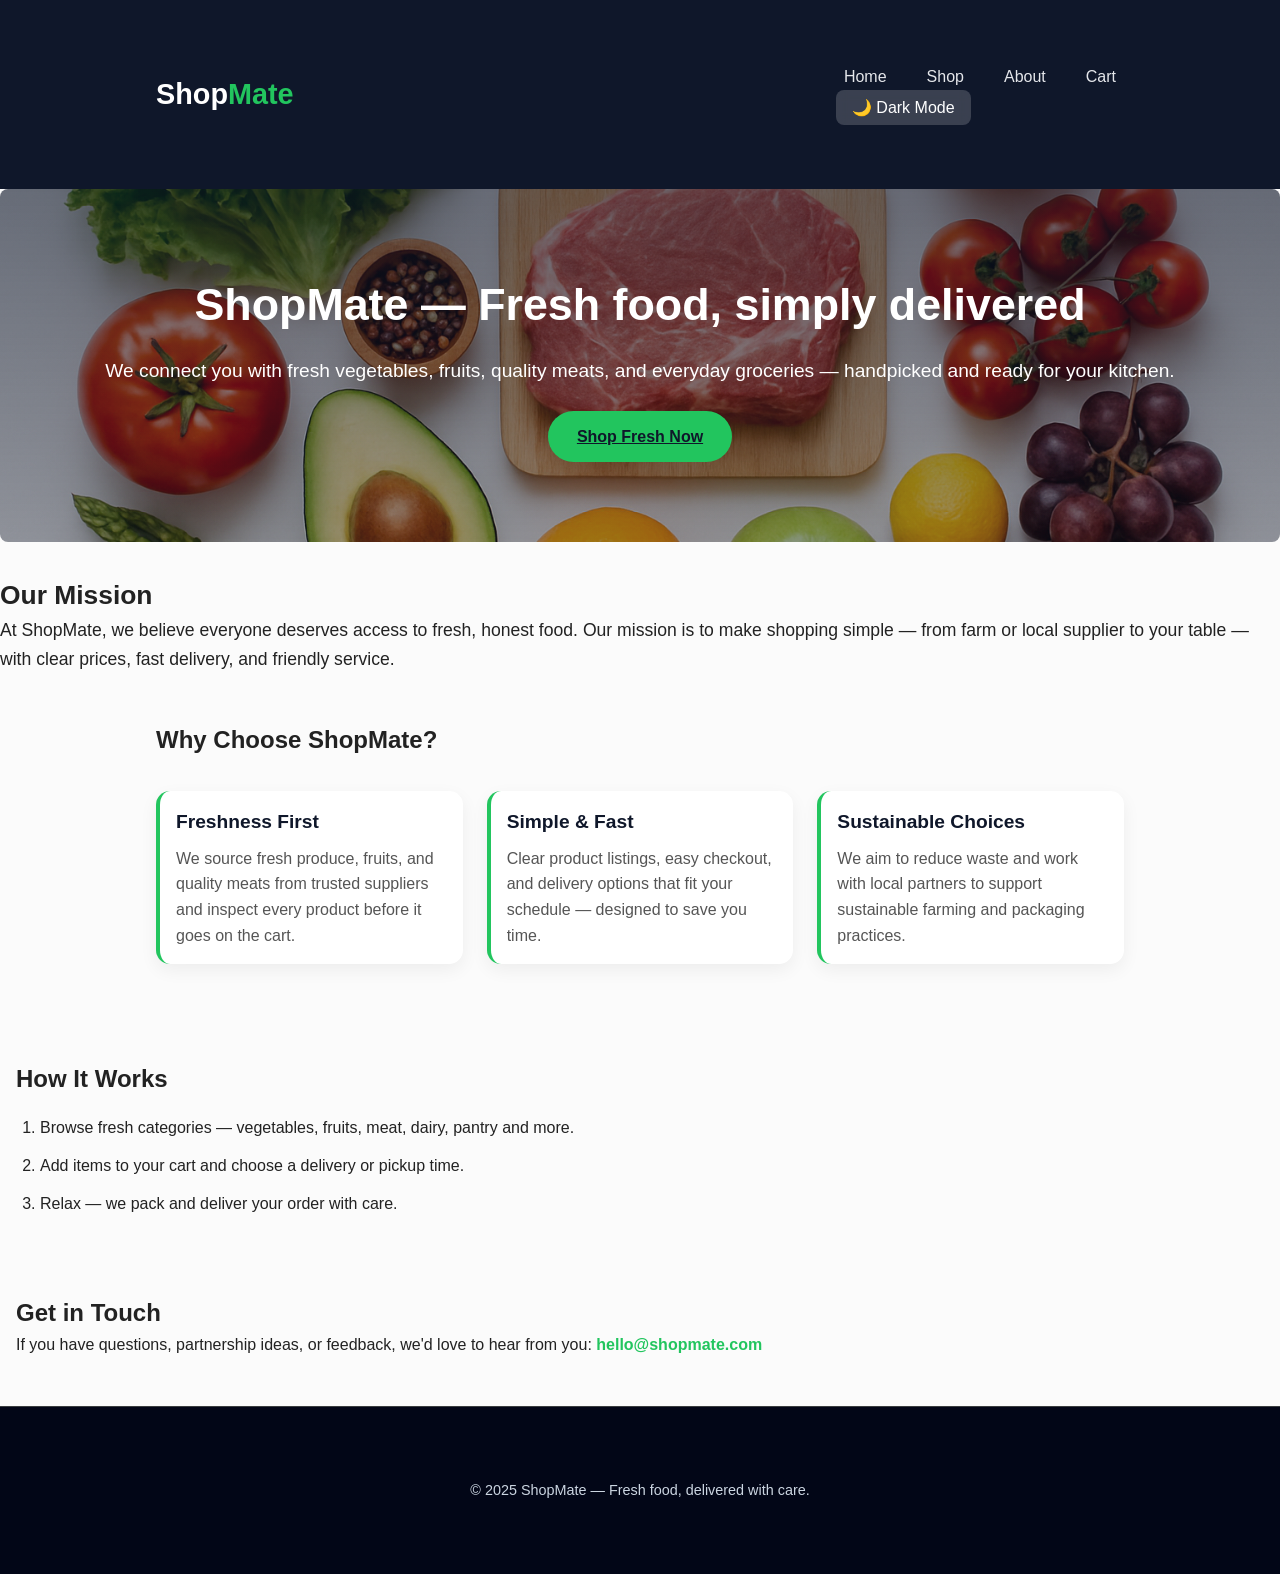
<file: about.html>
<!DOCTYPE html>
<html lang="en">
<head>
  <meta charset="utf-8" />
  <meta name="viewport" content="width=device-width,initial-scale=1" />
  <title>About — ShopMate</title>
  <link rel="stylesheet" href="about.css" />
</head>

<body>
  <!-- HEADER -->
  <header>
    <div class="container">
      <h1>Shop<span>Mate</span></h1>
      <nav>
        <div class="nav-links" id="nav-links">
        <ul>
          <li><a href="index.html">Home</a></li>
          <li><a href="shop.html">Shop</a></li>
          <li><a href="about.html">About</a></li>
          <li><a href="cart.html">Cart</a></li>
        </ul>
        </div>
        <button id="theme-toggle">🌙 Dark Mode</button>
          <button class="hamburger" id="hamburger">&#9776;</button> <!-- hamburger -->

      </nav>
    </div>
  </header>

  <!-- HERO -->
  <section class="hero" aria-label="About ShopMate">
    <h1>ShopMate — Fresh food, simply delivered</h1>
    <p class="lead">We connect you with fresh vegetables, fruits, quality meats, and everyday groceries — handpicked and ready for your kitchen.</p>
    <a class="cta btn" href="shop.html">Shop Fresh Now</a>
  </section>

  <!-- MISSION -->
  <section class="mission" aria-label="Our mission" class="container">
    <h2>Our Mission</h2>
    <p>At ShopMate, we believe everyone deserves access to fresh, honest food. Our mission is to make shopping simple — from farm or local supplier to your table — with clear prices, fast delivery, and friendly service.</p>
  </section>

  <!-- WHY CHOOSE US -->
  <section class="why-us container" aria-label="Why choose us">
    <h2>Why Choose <span>ShopMate?</span></h2>
    <div class="values">
      <div class="card">
        <h3>Freshness First</h3>
        <p>We source fresh produce, fruits, and quality meats from trusted suppliers and inspect every product before it goes on the cart.</p>
      </div>

      <div class="card">
        <h3>Simple & Fast</h3>
        <p>Clear product listings, easy checkout, and delivery options that fit your schedule — designed to save you time.</p>
      </div>

      <div class="card">
        <h3>Sustainable Choices</h3>
        <p>We aim to reduce waste and work with local partners to support sustainable farming and packaging practices.</p>
      </div>
    </div>
  </section>

  <!-- HOW IT WORKS -->
  <section class="how-it-works container" aria-label="How it works">
    <h2>How It Works</h2>
    <ol>
      <li>Browse fresh categories — vegetables, fruits, meat, dairy, pantry and more.</li>
      <li>Add items to your cart and choose a delivery or pickup time.</li>
      <li>Relax — we pack and deliver your order with care.</li>
    </ol>
  </section>

  <!-- CONTACT -->
  <section class="contact container" aria-label="Get in touch">
    <h2>Get in Touch</h2>
    <p>If you have questions, partnership ideas, or feedback, we'd love to hear from you:  
    <a href="mailto:hello@shopmate.com">hello@shopmate.com</a></p>
  </section>

  <!-- FOOTER -->
  <footer>
    <div class="container">
      <p>&copy; 2025 ShopMate — Fresh food, delivered with care.</p>
    </div>
  </footer>

  <script src="script.js"></script>
</body>
</html>
</file>
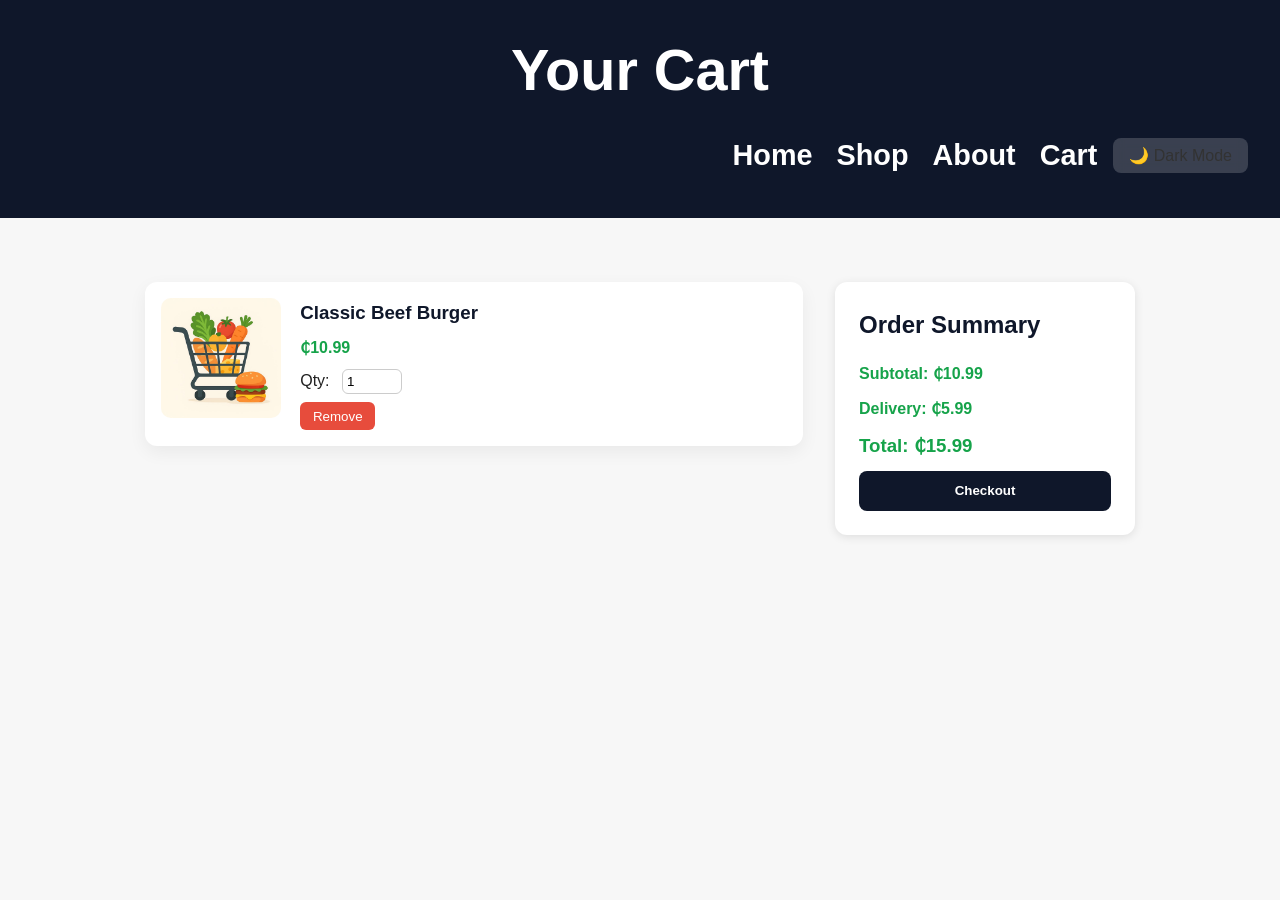
<file: cart.html>
<!DOCTYPE html>
<html lang="en">
<head>
  <meta charset="UTF-8">
  <title>Your Cart - FoodMate</title>
  <link rel="stylesheet" href="cart.css">
</head>

<body>
<header>
  <div class="container">
    <h1>Your Cart</h1>
    <nav>
      <div class="nav-links" id="nav-links">
        <ul>
          <li><a href="index.html">Home</a></li>
          <li><a href="shop.html">Shop</a></li>
          <li><a href="about.html">About</a></li>
          <li><a href="cart.html">Cart</a></li>
        </ul>
      </div>
      <button id="theme-toggle">🌙 Dark Mode</button>
      <button class="hamburger" id="hamburger">&#9776;</button>
    </nav>
  </div>
</header>


  <section class="cart-container">

    
<section class="cart-container">
  <div class="cart-items">
    <div class="cart-item">
      <img src="images/cart-image.png" alt="Burger">
      <div class="info">
        <h3>Classic Beef Burger</h3>
        <p>₵10.99</p>
        <label>Qty:
          <input type="number" value="1" min="1">
        </label>
        <button class="remove">Remove</button>
      </div>
    </div>
    <!-- Add more cart items here -->
  </div>

  <aside class="cart-summary">
    <h2>Order Summary</h2>
    <p>Subtotal: ₵10.99</p>
    <p>Delivery: ₵5.99</p>
    <h3>Total: ₵15.99</h3>
    <button class="checkout-btn">Checkout</button>
  </aside>
</section>


<script src="script.js"></script>

</body>
</html>
</file>
<file: about.css>
/* ================= RESET ================= */
* {
    margin: 0;
    padding: 0;
    box-sizing: border-box;
}

/* ================= BASE ================= */
body {
    font-family: "Segoe UI", Roboto, Arial, sans-serif;
    line-height: 1.6;
    color: #222;
    background: #fbfbfb;
    transition: background 0.3s ease, color 0.3s ease;
}

.container {
    max-width: 1000px;
    margin: 2rem auto;
    padding: 1rem;
}

/* ================= HEADER ================= */
header {
    background: #0f172a;
    padding: 1rem 0;
}

header .container {
    display: flex;
    justify-content: space-between;
    align-items: center;
}

header h1 {
    font-size: 1.8rem;
    color: #fff;
    font-weight: 700;
}

header h1 span {
    color: #22c55e;
}

nav ul {
    list-style: none;
    display: flex;
    gap: 1.5rem;
}

nav a {
    text-decoration: none;
    color: #e5e7eb;
    font-weight: 500;
    transition: color 0.2s ease, transform 0.2s ease;
    padding: 0.3rem 0.5rem;
    border-radius: 6px;
}

nav a:hover {
    color: #22c55e;
    background: rgba(255,255,255,0.08);
}

/* ================= HERO ================= */
.hero {
    background: linear-gradient(rgba(15,23,42,0.6), rgba(15,23,42,0.4)), url("images/Hero.food.jpg copy.png") center/cover no-repeat;
    color: #fff;
    padding: 5rem 1rem;
    border-radius: 8px;
    text-align: center;
}

.hero h1 {
    font-size: 2.8rem;
    margin-bottom: 1rem;
}

.hero .lead {
    font-size: 1.2rem;
    margin-bottom: 1.5rem;
    opacity: 0.95;
}

.hero .cta {
    display: inline-block;
    padding: 0.8rem 1.8rem;
    background: #22c55e;
    color: #0f172a;
    border-radius: 999px;
    font-weight: 600;
    transition: background 0.3s ease, transform 0.2s ease;
}

.hero .cta:hover {
    background: #16a34a;
    transform: scale(1.05);
}

/* ================= MISSION ================= */
.mission {
    margin: 2rem 0;
    font-size: 1.1rem;
}

/* ================= VALUES ================= */
.values {
    display: grid;
    grid-template-columns: repeat(auto-fit, minmax(220px, 1fr));
    gap: 1.5rem;
    margin: 2rem 0;
}

.card {
    background: #fff;
    padding: 1rem;
    border-radius: 14px;
    box-shadow: 0 6px 18px rgba(0,0,0,0.06);
    border-left: 4px solid #22c55e;
    transition: transform 0.3s ease, box-shadow 0.3s ease;
}

.card:hover {
    transform: translateY(-5px);
    box-shadow: 0 10px 24px rgba(0,0,0,0.12);
}

.card h3 {
    font-size: 1.2rem;
    margin-bottom: 0.5rem;
    color: #0f172a;
}

.card p {
    font-size: 1rem;
    color: #555;
}

/* ================= HOW IT WORKS ================= */
.how-it-works {
    margin: 2rem 0;
}

.how-it-works ol {
    padding-left: 1.5rem;
    margin-top: 1rem;
}

.how-it-works li {
    margin-bottom: 0.8rem;
}

/* ================= CONTACT ================= */
.contact {
    margin: 2rem 0;
    font-size: 1rem;
}

.contact a {
    color: #22c55e;
    text-decoration: none;
    font-weight: 600;
}

.contact a:hover {
    text-decoration: underline;
}

/* ================= FOOTER ================= */
footer {
    width: 100%;
    background-color: #020617;
    padding: 1.5rem 0;
    margin-top: 2rem;
    text-align: center;
    color: #cbd5e1;
    font-size: 0.9rem;
    border-top: 1px solid #3a3d3f;
}

/* ================= THEME TOGGLE ================= */
#theme-toggle {
    padding: 0.5rem 1rem;
    border: none;
    background: rgba(255,255,255,0.18);
    backdrop-filter: blur(6px);
    border-radius: 8px;
    cursor: pointer;
    font-size: 1rem;
    color: #fff;
    transition: 0.3s ease;
}

#theme-toggle:hover {
    background: rgba(255,255,255,0.28);
    transform: scale(1.05);
}

/* ================= DARK MODE ================= */
body.dark-mode {
    background: #1d1f21;
    color: #e5e5e5;
}

body.dark-mode header {
    background: #242628;
    border-bottom: 1px solid #3a3d3f;
}

body.dark-mode header h1 span {
    color: #8ecf8b;
}

body.dark-mode nav a {
    color: #d6d6d6;
}

body.dark-mode nav a:hover {
    background-color: rgba(255,255,255,0.08);
}

body.dark-mode .hero {
    background-color: #2a2c2e;
    color: #f2f2f2;
}

body.dark-mode .card {
    background: #2b2d2f;
    box-shadow: 0 2px 10px rgba(0,0,0,0.4);
}

body.dark-mode .card h3 {
    color: #fafafa;
}

body.dark-mode .contact a {
    color: #8ecf8b;
}

body.dark-mode footer {
    background: #242628;
    color: #e5e5e5;
}

/* ================= RESPONSIVE ================= */
@media (max-width: 600px) {
    .hero {
        padding: 3rem 1rem;
    }

    .hero h1 {
        font-size: 1.8rem;
    }

    .hero .lead {
        font-size: 1rem;
    }

    .values {
        grid-template-columns: 1fr;
    }

    .card {
        text-align: center;
    }

    .cta {
        width: 100%;
        text-align: center;
    }
}

/* ================= ANIMATIONS ================= */

/* Hero text fade-in and slide-up */
.hero h1,
.hero .lead,
.hero .cta {
  opacity: 0;
  transform: translateY(20px);
  animation: fadeSlideIn 0.8s forwards;
}

.hero h1 {
  animation-delay: 0.2s;
}

.hero .lead {
  animation-delay: 0.4s;
}

.hero .cta {
  animation-delay: 0.6s;
}

/* Cards fade-in and slide-up */
.card {
  opacity: 0;
  transform: translateY(20px);
  animation: fadeSlideIn 0.8s forwards;
}

.card:nth-child(1) {
  animation-delay: 0.2s;
}
.card:nth-child(2) {
  animation-delay: 0.4s;
}
.card:nth-child(3) {
  animation-delay: 0.6s;
}
.card:nth-child(4) {
  animation-delay: 0.8s;
}

/* Keyframes for fade + slide */
@keyframes fadeSlideIn {
  to {
    opacity: 1;
    transform: translateY(0);
  }
}

/* Smooth hover scale effect for cards */
.card:hover {
  transform: translateY(-5px) scale(1.03);
  box-shadow: 0 12px 28px rgba(0,0,0,0.15);
  transition: transform 0.3s ease, box-shadow 0.3s ease;
}

/* ================= SECTION FADE-IN ================= */

/* How-It-Works section */
.how-it-works,
.contact {
  opacity: 0;
  transform: translateY(20px);
  animation: fadeSlideIn 0.8s forwards;
}

.how-it-works {
  animation-delay: 0.2s;
}

.contact {
  animation-delay: 0.4s;
}

/* Hamburger button hidden on desktop */
.hamburger {
  display: none;
  background: none;
  border: none;
  font-size: 1.8rem;
  color: #ffffff;
  cursor: pointer;
}

/* Hamburger menu button */
.hamburger {
  display: none; /* hidden by default on desktop */
  font-size: 1.8rem;
  background: none;
  border: none;
  cursor: pointer;
  color: #fff;
}

/* Mobile nav links */
.nav-links {
  display: flex;
  gap: 1.5rem;
}

/* Responsive adjustments for mobile */
@media screen and (max-width: 768px) {
  .hamburger {
    display: block; /* show hamburger on mobile */
  }

  .nav-links {
    display: none; /* hide menu by default */
    flex-direction: column;
    background: #0f172a; /* dark background for menu */
    position: absolute;
    top: 60px; /* adjust based on header height */
    right: 0;
    width: 200px;
    padding: 1rem;
    border-radius: 8px;
  }

  .nav-links.active {
    display: flex; /* show menu when hamburger is clicked */
  }

  .nav-links ul {
    flex-direction: column;
    gap: 1rem;
  }
}
</file>
<file: cart.css>
/* ================= RESET ================= */
* {
  margin: 0;
  padding: 0;
  box-sizing: border-box;
}

/* ================= BASE ================= */
body {
  background: #f7f7f7;
  font-family: 'Segoe UI', sans-serif;
  line-height: 1.6;
  color: #222;
  transition: background 0.3s ease, color 0.3s ease;
}

/* ================= HEADER ================= */
header {
  text-align: center;
  padding: 1.5rem 0;
  background: #0f172a;
  color: #fff;
  font-size: 1.8rem;
  font-weight: 700;
  position: relative; /* for mobile nav positioning */
}

header h1 span {
  color: #22c55e;
}

/* ================= NAV ================= */
nav {
  display: flex;
  justify-content: flex-end;
  align-items: center;
  padding: 1rem 2rem;
  gap: 1rem;
  flex-wrap: wrap;
}

#theme-toggle {
  padding: 0.5rem 1rem;
  border: none;
  background: rgba(255,255,255,0.18);
  backdrop-filter: blur(6px);
  border-radius: 8px;
  cursor: pointer;
  font-size: 1rem;
  color: #333;
  transition: 0.3s ease;
}

#theme-toggle:hover {
  background: rgba(255,255,255,0.28);
  transform: scale(1.05);
}

/* Hamburger menu button */
.hamburger {
  display: none; /* hidden on desktop */
  font-size: 1.8rem;
  background: none;
  border: none;
  cursor: pointer;
  color: #fff; /* visible on dark header */
}

/* Mobile nav links */
.nav-links {
  display: flex;
  gap: 1.5rem;
}

.nav-links ul {
  display: flex;
  gap: 1.5rem;
  list-style: none;
}

.nav-links a {
  color: #fff;
  text-decoration: none;
  font-weight: 600;
}

/* Responsive adjustments for mobile */
@media screen and (max-width: 768px) {
  .hamburger {
    display: block; /* show hamburger */
  }

  .nav-links {
    display: none; /* hide menu by default */
    flex-direction: column;
    background: #0f172a; /* dark menu */
    position: absolute;
    top: 60px; /* adjust for header height */
    right: 0;
    width: 200px;
    padding: 1rem;
    border-radius: 8px;
    z-index: 999;
  }

  .nav-links.active {
    display: flex; /* show menu when clicked */
  }

  .nav-links ul {
    flex-direction: column;
    gap: 1rem;
  }
}

/* ================= CART CONTAINER ================= */
.cart-container {
  width: 90%;
  max-width: 1100px;
  margin: 2rem auto;
  display: flex;
  gap: 2rem;
  align-items: flex-start;
  flex-wrap: wrap;
}

/* ================= CART ITEMS ================= */
.cart-items {
  flex: 1 1 600px;
  display: flex;
  flex-direction: column;
  gap: 1.5rem;
}

.cart-item {
  display: flex;
  background: #fff;
  padding: 1rem;
  border-radius: 12px;
  box-shadow: 0 6px 18px rgba(0,0,0,0.06);
  gap: 1.2rem;
  transition: transform 0.2s ease, box-shadow 0.2s ease;
}

.cart-item:hover {
  transform: translateY(-3px);
  box-shadow: 0 10px 24px rgba(0,0,0,0.12);
}

.cart-item img {
  width: 120px;
  height: 120px;
  border-radius: 10px;
  object-fit: cover;
}

.info h3 {
  margin-bottom: 0.4rem;
  color: #0f172a;
  font-weight: 600;
}

.info p {
  color: #16a34a;
  font-weight: bold;
}

.info label {
  display: block;
  margin-top: 0.5rem;
  font-weight: 500;
}

.info input[type="number"] {
  width: 60px;
  margin-left: 0.5rem;
  padding: 0.25rem;
  border-radius: 6px;
  border: 1px solid #ccc;
}

.remove {
  margin-top: 0.5rem;
  background: #e74c3c;
  color: #fff;
  border: none;
  padding: 0.4rem 0.8rem;
  border-radius: 6px;
  cursor: pointer;
  transition: background 0.2s ease, transform 0.2s ease;
}

.remove:hover {
  background: #c0392b;
  transform: scale(1.05);
}

/* ================= CART SUMMARY ================= */
.cart-summary {
  flex: 0 0 300px;
  background: #fff;
  padding: 1.5rem;
  border-radius: 12px;
  box-shadow: 0 2px 10px rgba(0,0,0,0.1);
  position: sticky;
  top: 20px;
}

.cart-summary h2 {
  margin-bottom: 1rem;
  color: #0f172a;
}

.cart-summary p,
.cart-summary h3 {
  margin-bottom: 0.6rem;
  font-weight: 600;
  color: #16a34a;
}

.checkout-btn {
  width: 100%;
  padding: 0.8rem;
  background: #0f172a;
  color: #fff;
  border: none;
  border-radius: 8px;
  cursor: pointer;
  font-weight: 600;
  transition: background 0.3s ease, transform 0.2s ease;
}

.checkout-btn:hover {
  background: #020617;
  transform: scale(1.05);
}

/* ================= RESPONSIVE ================= */
@media (max-width: 900px) {
  .cart-container {
    flex-direction: column;
  }

  .cart-item {
    flex: 1 1 100%;
  }

  .cart-summary {
    width: 100%;
    position: relative;
    top: auto;
  }
}

/* ================= DARK MODE ================= */
body.dark-mode {
  background: #1d1f21;
  color: #e5e5e5;
}

body.dark-mode header {
  background: #242628;
}

body.dark-mode header h1 span {
  color: #8ecf8b;
}

body.dark-mode .cart-item {
  background: #2b2d2f;
  box-shadow: 0 4px 20px rgba(0,0,0,0.3);
}

body.dark-mode .info h3,
body.dark-mode .info p,
body.dark-mode .cart-summary h2,
body.dark-mode .cart-summary p,
body.dark-mode .cart-summary h3 {
  color: #e5e5e5;
}

body.dark-mode .remove,
body.dark-mode .checkout-btn {
  background: #3b8557;
}

body.dark-mode .remove:hover,
body.dark-mode .checkout-btn:hover {
  background: #33744c;
}

/* Mobile adjustments for cart readability */
@media screen and (max-width: 768px) {
  .cart-container {
    width: 95%;           /* make container wider for better readability */
    margin: 1rem auto;    /* reduce top/bottom spacing */
    gap: 1rem;            /* reduce gap between items */
  }

  .cart-item {
    flex: 1 1 100%;
    padding: 0.8rem;      /* slightly smaller padding so content fits better */
    font-size: 0.95rem;   /* slightly larger text if needed */
  }

  .cart-summary {
    width: 100%;
    padding: 1rem;
    font-size: 1rem;      /* ensure total/summary text is readable */
  }

  .info h3 {
    font-size: 1rem;      /* slightly larger product title */
  }

  .info p {
    font-size: 0.95rem;   /* slightly larger price */
  }
}
</file>
